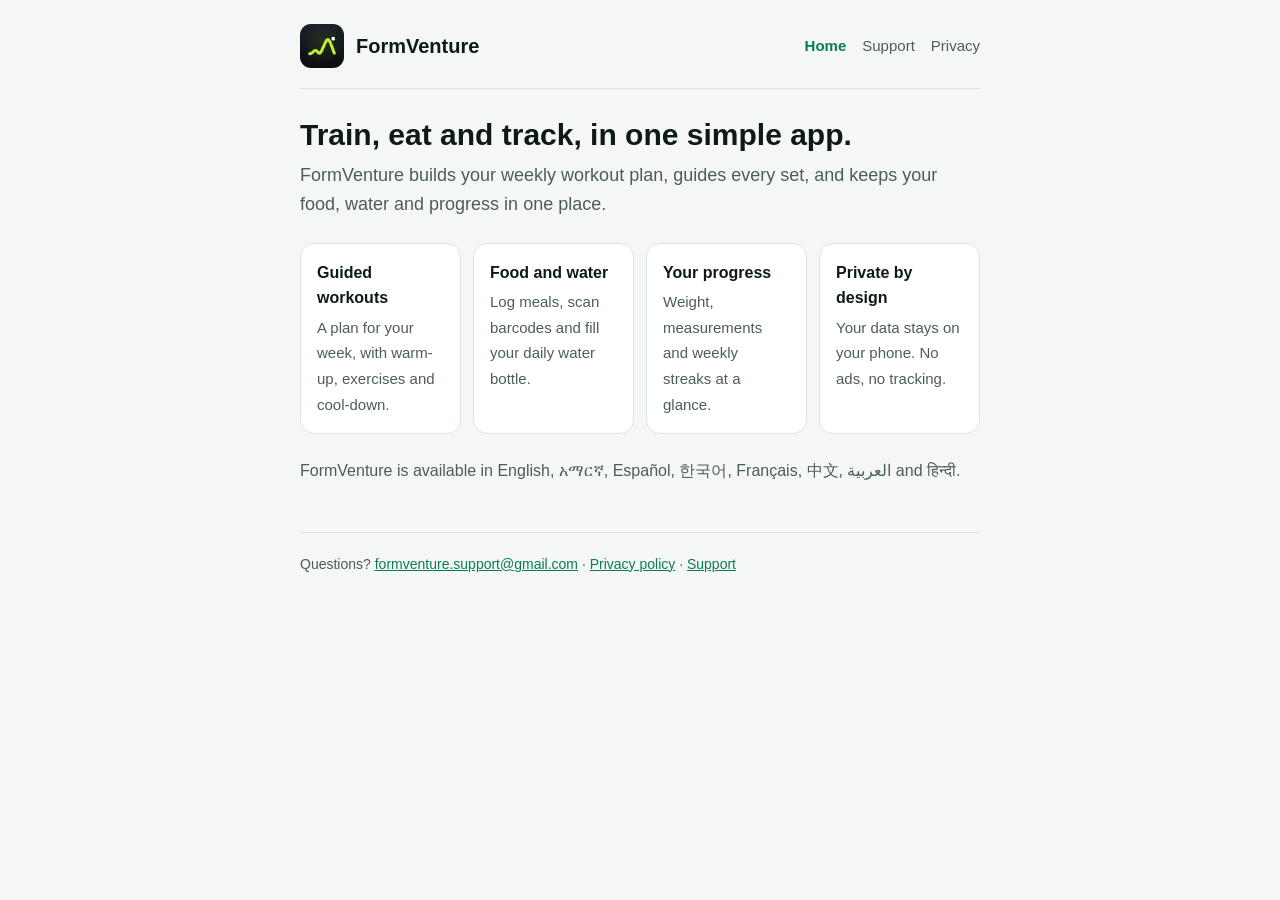
<file: index.html>
<!doctype html>
<html lang="en">
<head>
<meta charset="utf-8">
<meta name="viewport" content="width=device-width, initial-scale=1">
<title>FormVenture</title>
<meta name="description" content="FormVenture: workouts, food, water and progress in one simple app. Your data stays on your phone.">
<link rel="icon" href="icon.png">
<link rel="stylesheet" href="style.css">
</head>
<body>
<div class="wrap">
  <header>
    <img src="icon.png" alt="">
    <a class="brand" href="index.html">FormVenture</a>
    <nav><a href="index.html" aria-current="page">Home</a><a href="support.html">Support</a><a href="privacy.html">Privacy</a></nav>
  </header>

  <h1>Train, eat and track, in one simple app.</h1>
  <p class="lead">FormVenture builds your weekly workout plan, guides every set, and keeps your food, water and progress in one place.</p>

  <div class="points">
    <div><b>Guided workouts</b><span>A plan for your week, with warm-up, exercises and cool-down.</span></div>
    <div><b>Food and water</b><span>Log meals, scan barcodes and fill your daily water bottle.</span></div>
    <div><b>Your progress</b><span>Weight, measurements and weekly streaks at a glance.</span></div>
    <div><b>Private by design</b><span>Your data stays on your phone. No ads, no tracking.</span></div>
  </div>

  <p>FormVenture is available in English, አማርኛ, Español, 한국어, Français, 中文, العربية and हिन्दी.</p>

  <footer>
    Questions? <a href="mailto:formventure.support@gmail.com">formventure.support@gmail.com</a> · <a href="privacy.html">Privacy policy</a> · <a href="support.html">Support</a>
  </footer>
</div>
</body>
</html>
</file>
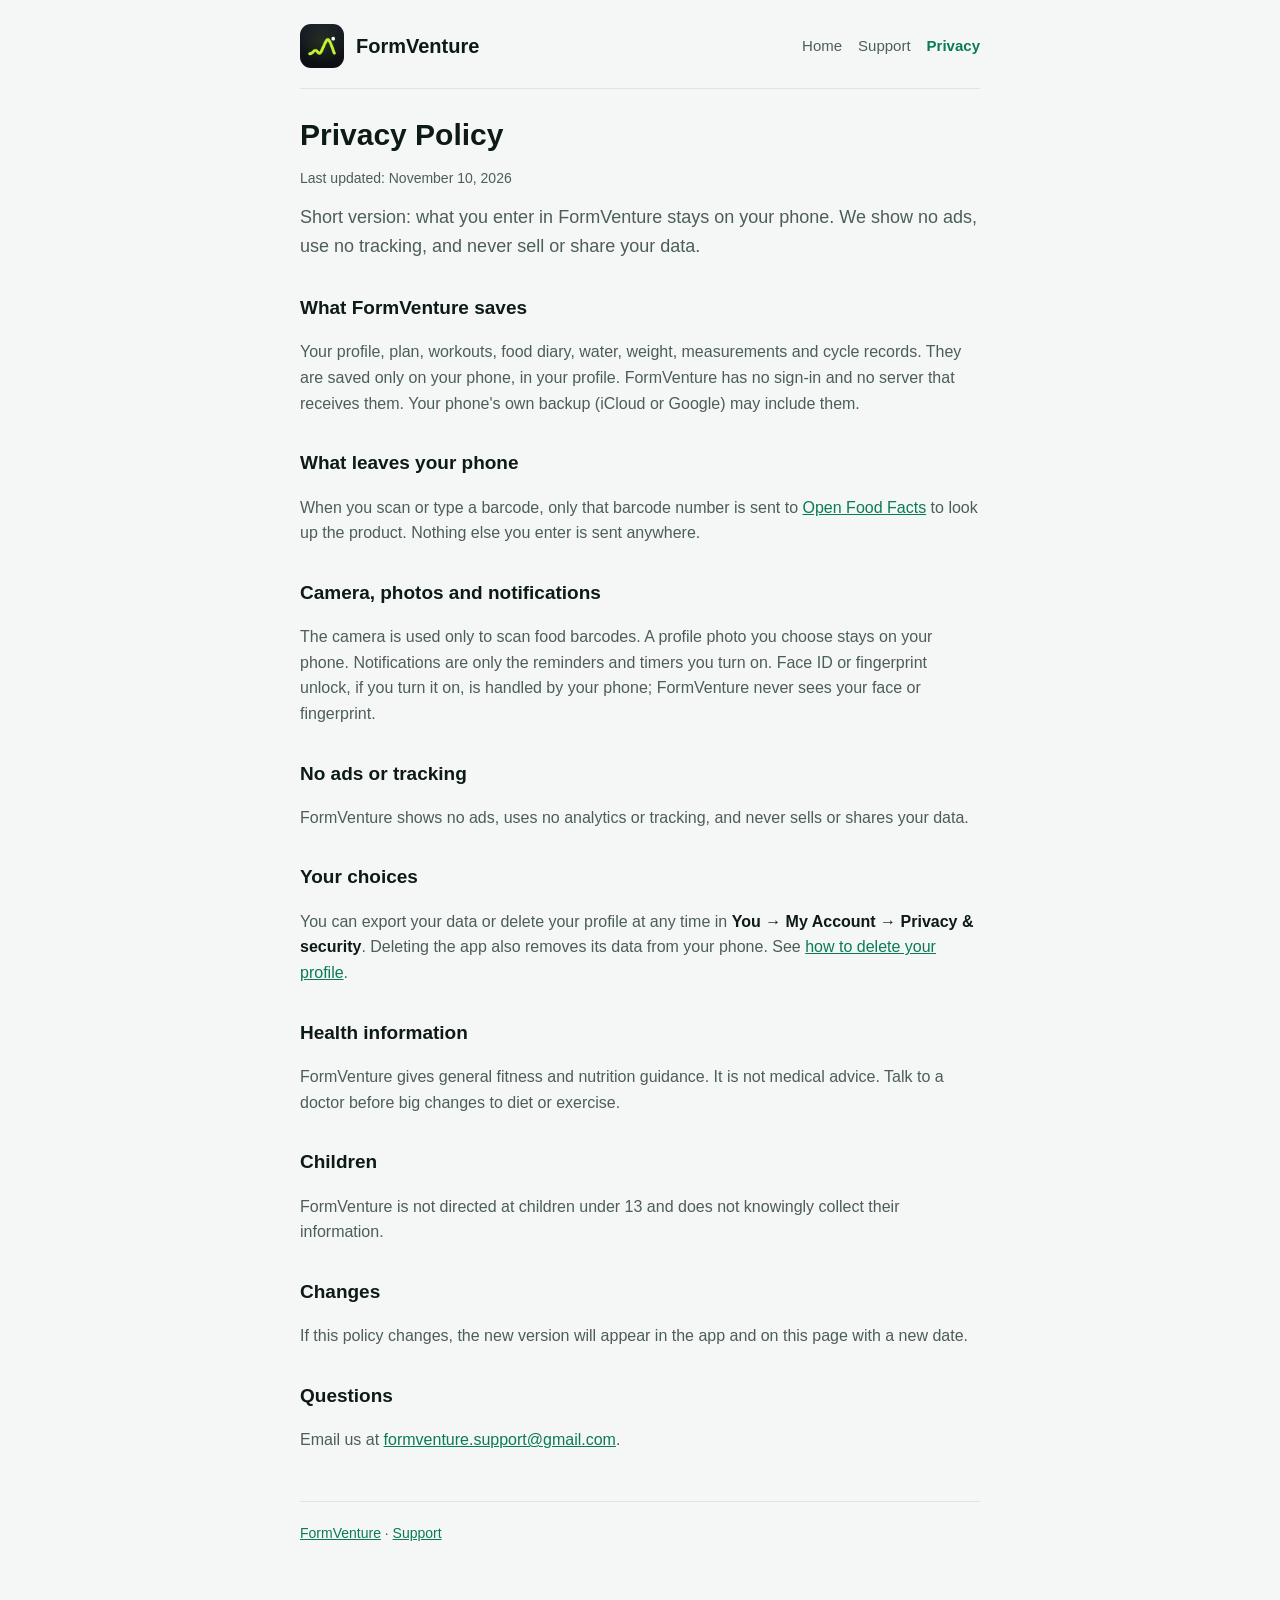
<file: privacy.html>
<!doctype html>
<html lang="en">
<head>
<meta charset="utf-8">
<meta name="viewport" content="width=device-width, initial-scale=1">
<title>Privacy Policy · FormVenture</title>
<link rel="icon" href="icon.png">
<link rel="stylesheet" href="style.css">
</head>
<body>
<div class="wrap">
  <header>
    <img src="icon.png" alt="">
    <a class="brand" href="index.html">FormVenture</a>
    <nav><a href="index.html">Home</a><a href="support.html">Support</a><a href="privacy.html" aria-current="page">Privacy</a></nav>
  </header>

  <h1>Privacy Policy</h1>
  <p class="updated">Last updated: November 10, 2026</p>
  <p class="lead">Short version: what you enter in FormVenture stays on your phone. We show no ads, use no tracking, and never sell or share your data.</p>

  <h2>What FormVenture saves</h2>
  <p>Your profile, plan, workouts, food diary, water, weight, measurements and cycle records. They are saved only on your phone, in your profile. FormVenture has no sign-in and no server that receives them. Your phone's own backup (iCloud or Google) may include them.</p>

  <h2>What leaves your phone</h2>
  <p>When you scan or type a barcode, only that barcode number is sent to <a href="https://world.openfoodfacts.org">Open Food Facts</a> to look up the product. Nothing else you enter is sent anywhere.</p>

  <h2>Camera, photos and notifications</h2>
  <p>The camera is used only to scan food barcodes. A profile photo you choose stays on your phone. Notifications are only the reminders and timers you turn on. Face ID or fingerprint unlock, if you turn it on, is handled by your phone; FormVenture never sees your face or fingerprint.</p>

  <h2>No ads or tracking</h2>
  <p>FormVenture shows no ads, uses no analytics or tracking, and never sells or shares your data.</p>

  <h2>Your choices</h2>
  <p>You can export your data or delete your profile at any time in <strong>You → My Account → Privacy &amp; security</strong>. Deleting the app also removes its data from your phone. See <a href="support.html#delete-account">how to delete your profile</a>.</p>

  <h2>Health information</h2>
  <p>FormVenture gives general fitness and nutrition guidance. It is not medical advice. Talk to a doctor before big changes to diet or exercise.</p>

  <h2>Children</h2>
  <p>FormVenture is not directed at children under 13 and does not knowingly collect their information.</p>

  <h2>Changes</h2>
  <p>If this policy changes, the new version will appear in the app and on this page with a new date.</p>

  <h2>Questions</h2>
  <p>Email us at <a href="mailto:formventure.support@gmail.com">formventure.support@gmail.com</a>.</p>

  <footer><a href="index.html">FormVenture</a> · <a href="support.html">Support</a></footer>
</div>
</body>
</html>
</file>
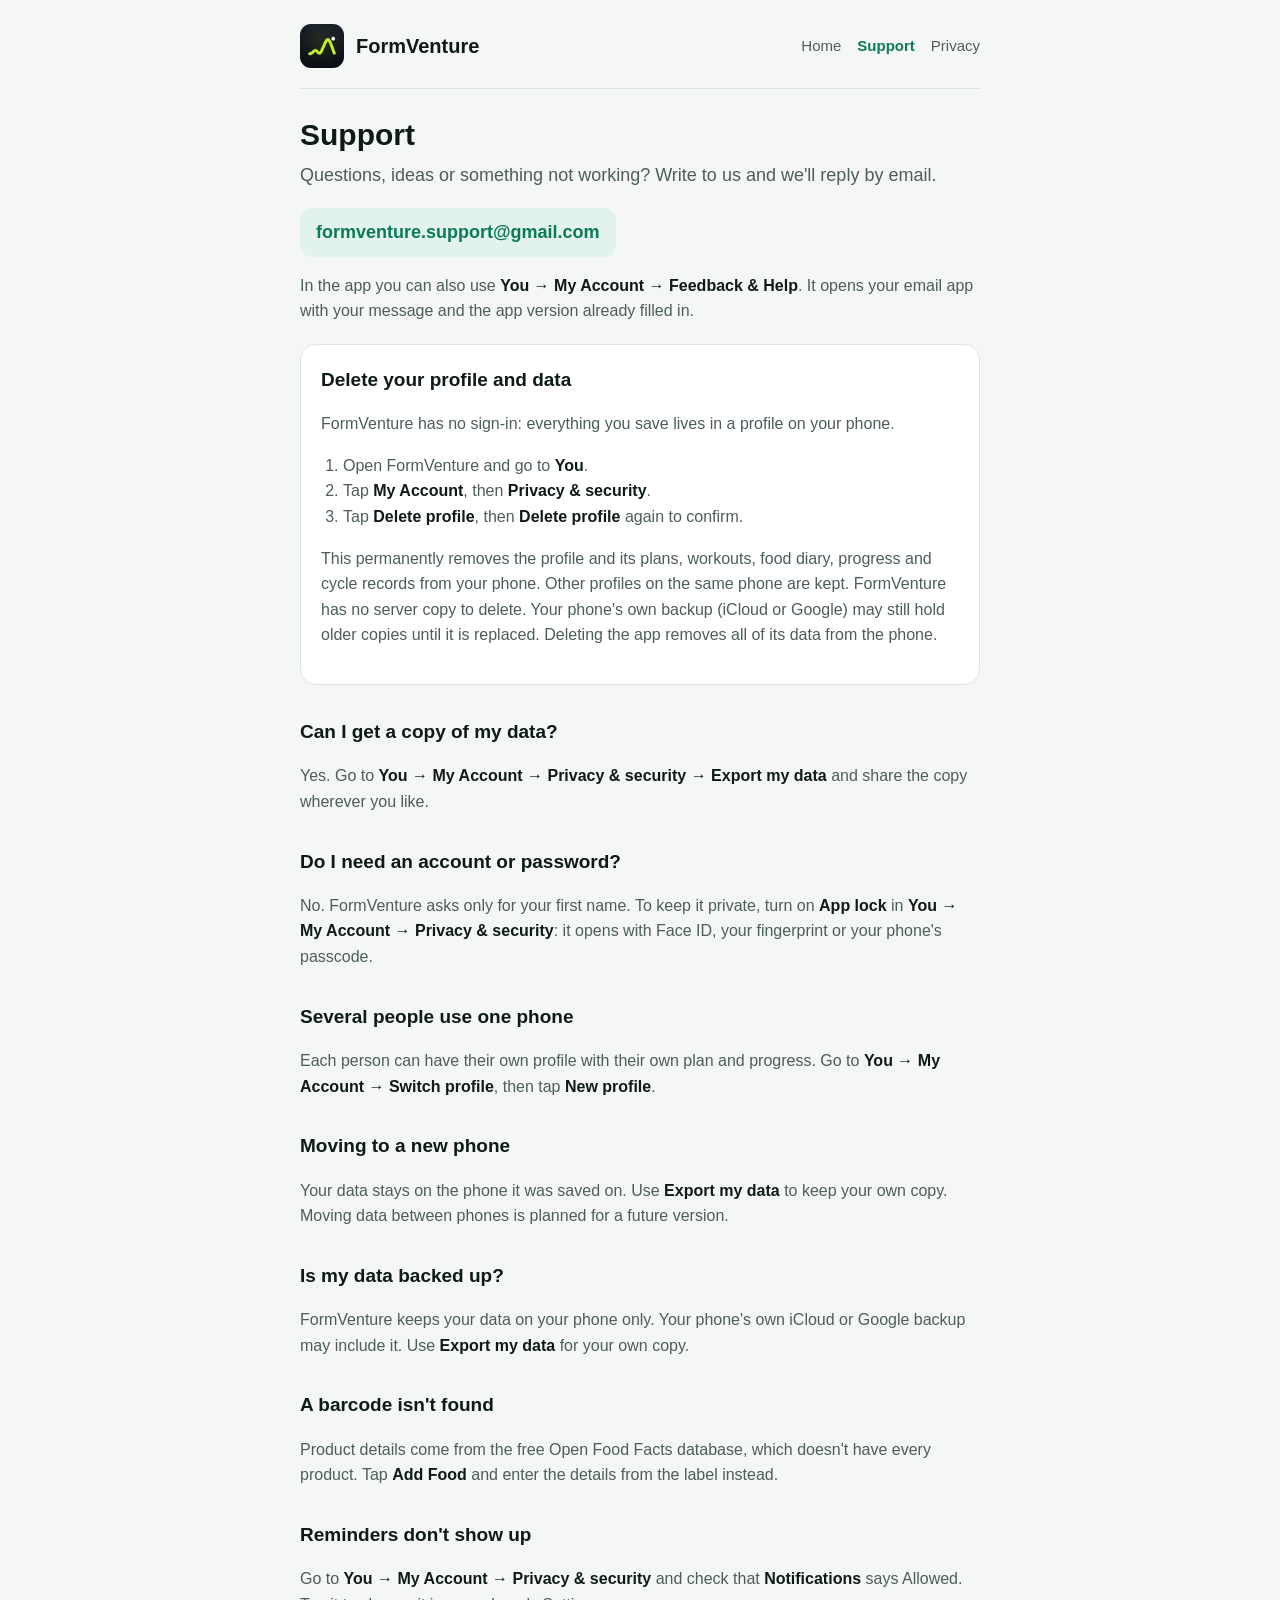
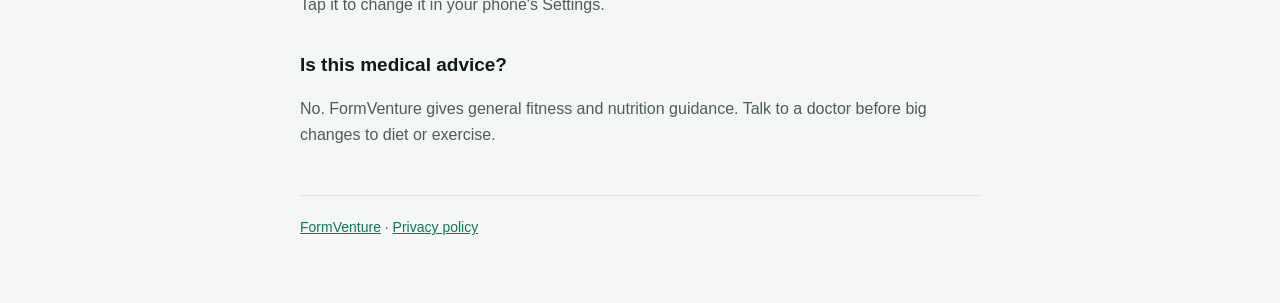
<file: support.html>
<!doctype html>
<html lang="en">
<head>
<meta charset="utf-8">
<meta name="viewport" content="width=device-width, initial-scale=1">
<title>Support · FormVenture</title>
<link rel="icon" href="icon.png">
<link rel="stylesheet" href="style.css">
</head>
<body>
<div class="wrap">
  <header>
    <img src="icon.png" alt="">
    <a class="brand" href="index.html">FormVenture</a>
    <nav><a href="index.html">Home</a><a href="support.html" aria-current="page">Support</a><a href="privacy.html">Privacy</a></nav>
  </header>

  <h1>Support</h1>
  <p class="lead">Questions, ideas or something not working? Write to us and we'll reply by email.</p>
  <p><a class="email" href="mailto:formventure.support@gmail.com">formventure.support@gmail.com</a></p>
  <p>In the app you can also use <strong>You → My Account → Feedback &amp; Help</strong>. It opens your email app with your message and the app version already filled in.</p>

  <div class="card" id="delete-account">
    <h2>Delete your profile and data</h2>
    <p>FormVenture has no sign-in: everything you save lives in a profile on your phone.</p>
    <ol>
      <li>Open FormVenture and go to <strong>You</strong>.</li>
      <li>Tap <strong>My Account</strong>, then <strong>Privacy &amp; security</strong>.</li>
      <li>Tap <strong>Delete profile</strong>, then <strong>Delete profile</strong> again to confirm.</li>
    </ol>
    <p>This permanently removes the profile and its plans, workouts, food diary, progress and cycle records from your phone. Other profiles on the same phone are kept. FormVenture has no server copy to delete. Your phone's own backup (iCloud or Google) may still hold older copies until it is replaced. Deleting the app removes all of its data from the phone.</p>
  </div>

  <h2>Can I get a copy of my data?</h2>
  <p>Yes. Go to <strong>You → My Account → Privacy &amp; security → Export my data</strong> and share the copy wherever you like.</p>

  <h2>Do I need an account or password?</h2>
  <p>No. FormVenture asks only for your first name. To keep it private, turn on <strong>App lock</strong> in <strong>You → My Account → Privacy &amp; security</strong>: it opens with Face ID, your fingerprint or your phone's passcode.</p>

  <h2>Several people use one phone</h2>
  <p>Each person can have their own profile with their own plan and progress. Go to <strong>You → My Account → Switch profile</strong>, then tap <strong>New profile</strong>.</p>

  <h2>Moving to a new phone</h2>
  <p>Your data stays on the phone it was saved on. Use <strong>Export my data</strong> to keep your own copy. Moving data between phones is planned for a future version.</p>

  <h2>Is my data backed up?</h2>
  <p>FormVenture keeps your data on your phone only. Your phone's own iCloud or Google backup may include it. Use <strong>Export my data</strong> for your own copy.</p>

  <h2>A barcode isn't found</h2>
  <p>Product details come from the free Open Food Facts database, which doesn't have every product. Tap <strong>Add Food</strong> and enter the details from the label instead.</p>

  <h2>Reminders don't show up</h2>
  <p>Go to <strong>You → My Account → Privacy &amp; security</strong> and check that <strong>Notifications</strong> says Allowed. Tap it to change it in your phone's Settings.</p>

  <h2>Is this medical advice?</h2>
  <p>No. FormVenture gives general fitness and nutrition guidance. Talk to a doctor before big changes to diet or exercise.</p>

  <footer><a href="index.html">FormVenture</a> · <a href="privacy.html">Privacy policy</a></footer>
</div>
</body>
</html>
</file>
<file: style.css>
:root {
  color-scheme: light;
  --bg: #f4f7f5;
  --card: #ffffff;
  --text: #0e1a17;
  --muted: #4d5d58;
  --line: #dde5e1;
  --accent: #0b7a57;
  --accent-soft: #e2f3ec;
}
@media (prefers-color-scheme: dark) {
  :root {
    color-scheme: dark;
    --bg: #090d16;
    --card: #111827;
    --text: #f1f5f4;
    --muted: #a3b0ad;
    --line: #1f2a37;
    --accent: #34d399;
    --accent-soft: #0f2a22;
  }
}
* { box-sizing: border-box; }
body {
  margin: 0;
  background: var(--bg);
  color: var(--text);
  font: 16px/1.6 -apple-system, BlinkMacSystemFont, "Segoe UI", Roboto, "Helvetica Neue", Arial, sans-serif;
}
.wrap { max-width: 720px; margin: 0 auto; padding: 24px 20px 64px; }
header { display: flex; flex-wrap: wrap; align-items: center; gap: 12px; padding-bottom: 20px; border-bottom: 1px solid var(--line); margin-bottom: 28px; }
header img { width: 44px; height: 44px; border-radius: 11px; }
header a.brand { color: var(--text); text-decoration: none; font-weight: 700; font-size: 20px; flex: 1; }
nav { display: flex; gap: 16px; flex-wrap: wrap; }
nav a { color: var(--muted); text-decoration: none; font-size: 15px; }
nav a[aria-current="page"] { color: var(--accent); font-weight: 600; }
h1 { font-size: 30px; line-height: 1.2; margin: 0 0 8px; }
h2 { font-size: 19px; margin: 32px 0 6px; }
p, li { color: var(--muted); }
strong { color: var(--text); }
a { color: var(--accent); }
.lead { font-size: 18px; margin-top: 0; }
.updated { font-size: 14px; }
.card { background: var(--card); border: 1px solid var(--line); border-radius: 16px; padding: 20px; margin: 20px 0; }
.card h2 { margin-top: 0; }
.email { display: inline-block; font-weight: 600; font-size: 18px; padding: 10px 16px; border-radius: 12px; background: var(--accent-soft); text-decoration: none; word-break: break-all; }
.points { display: grid; grid-template-columns: repeat(auto-fit, minmax(150px, 1fr)); gap: 12px; margin: 24px 0; }
.points div { background: var(--card); border: 1px solid var(--line); border-radius: 14px; padding: 16px; }
.points b { display: block; color: var(--text); margin-bottom: 4px; }
.points span { color: var(--muted); font-size: 15px; }
ol { padding-left: 22px; }
footer { margin-top: 48px; padding-top: 20px; border-top: 1px solid var(--line); font-size: 14px; color: var(--muted); }
</file>
